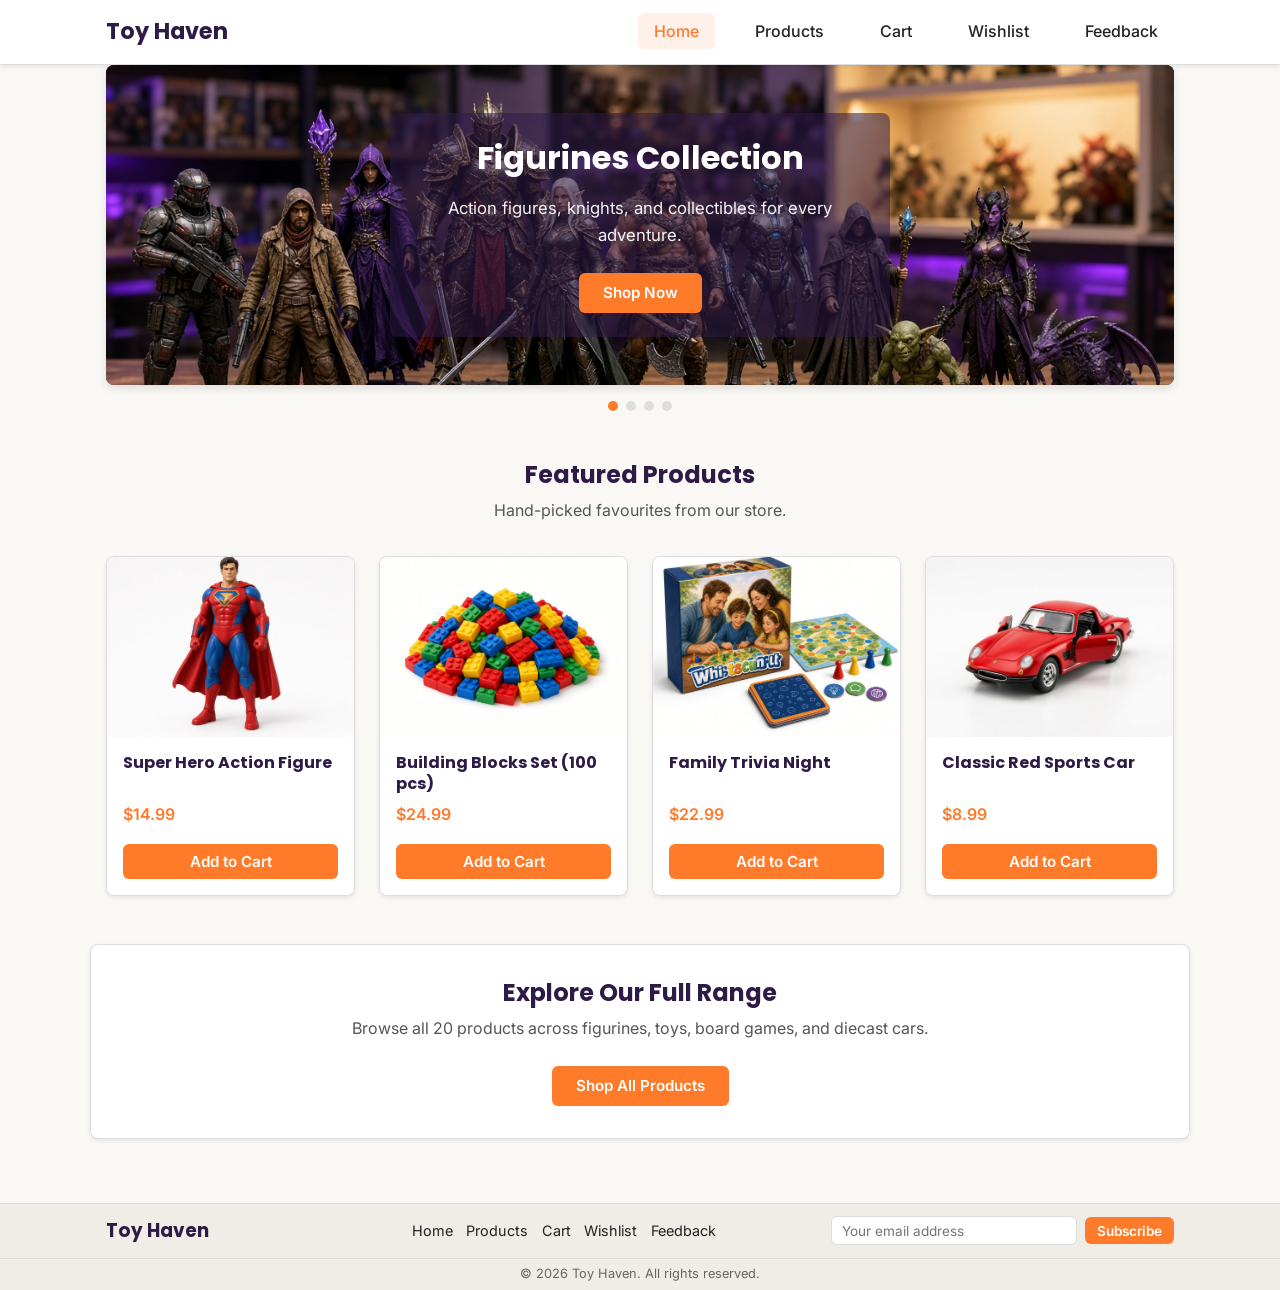
<file: index.html>
<!DOCTYPE html>
<html lang="en">
<head>
  <meta charset="UTF-8">
  <meta name="viewport" content="width=device-width, initial-scale=1.0, viewport-fit=cover">
  <meta name="theme-color" content="#2E1A47">
  <link rel="icon" href="icons/favicon.ico" type="image/x-icon">
  <link rel="manifest" href="manifest.json">
  <title>Toy Haven - Home</title>
  <link rel="stylesheet" href="css/style.css">
  <link rel="stylesheet" href="css/home.css">
</head>
<body>

  
  <header class="site-header">
    <nav class="nav-container">
      <a href="index.html" class="logo">Toy Haven</a>

      <button type="button" class="nav-toggle" aria-label="Toggle navigation menu" aria-expanded="false">
        <span></span>
        <span></span>
        <span></span>
      </button>

      <ul class="nav-menu">
        <li><a href="index.html" class="active">Home</a></li>
        <li><a href="products.html">Products</a></li>
        <li><a href="cart.html">Cart</a></li>
        <li><a href="wishlist.html">Wishlist</a></li>
        <li><a href="feedback.html">Feedback</a></li>
      </ul>
    </nav>
  </header>

  
  <main class="home-page">

    
    <section class="hero">
      <div class="hero-slider">

        <div class="hero-slide active">
          <img src="images/banners/banner-figurines.png" alt="Figurines collection banner showing action figures and collectibles" class="hero-banner-img">
          <div class="hero-content">
            <h1>Figurines Collection</h1>
            <p>Action figures, knights, and collectibles for every adventure.</p>
            <a href="products.html" class="btn btn-primary">Shop Now</a>
          </div>
        </div>

        <div class="hero-slide">
          <img src="images/banners/banner-toys.png" alt="Toys collection banner showing blocks, plushies and RC cars" class="hero-banner-img">
          <div class="hero-content">
            <h1>Fun Toys for Everyone</h1>
            <p>Blocks, plushies, RC cars, and more to spark imagination.</p>
            <a href="products.html" class="btn btn-primary">Shop Now</a>
          </div>
        </div>

        <div class="hero-slide">
          <img src="images/banners/banner-board-games.png" alt="Board games collection banner for family game night" class="hero-banner-img">
          <div class="hero-content">
            <h1>Board Games Night</h1>
            <p>Family-friendly games for game nights and rainy days.</p>
            <a href="products.html" class="btn btn-primary">Shop Now</a>
          </div>
        </div>

        <div class="hero-slide">
          <img src="images/banners/banner-diecast-cars.png" alt="Diecast cars collection banner showing collectible model cars" class="hero-banner-img">
          <div class="hero-content">
            <h1>Diecast Cars</h1>
            <p>Collectible cars and trucks in detailed 1:64 scale.</p>
            <a href="products.html" class="btn btn-primary">Shop Now</a>
          </div>
        </div>

      </div>

      
      <div class="hero-dots">
        <button type="button" class="hero-dot active" aria-label="Slide 1"></button>
        <button type="button" class="hero-dot" aria-label="Slide 2"></button>
        <button type="button" class="hero-dot" aria-label="Slide 3"></button>
        <button type="button" class="hero-dot" aria-label="Slide 4"></button>
      </div>
    </section>

    
    <section class="featured-section">
      <h2>Featured Products</h2>
      <p class="section-intro">Hand-picked favourites from our store.</p>
      <div id="featured-products" class="product-grid">

      </div>
    </section>

    
    <section class="cta-section">
      <h2>Explore Our Full Range</h2>
      <p>Browse all 20 products across figurines, toys, board games, and diecast cars.</p>
      <a href="products.html" class="btn btn-primary">Shop All Products</a>
    </section>

  </main>

  
  <div id="cart-toast" class="cart-toast" hidden></div>

  
  <footer class="site-footer">
    <div class="footer-container">
      <div class="footer-brand">
        <a href="index.html" class="logo">Toy Haven</a>
        <p>Bringing joy to kids of all ages since 2026.</p>
      </div>

      <div class="footer-links">
        <h3>Quick Links</h3>
        <ul>
          <li><a href="index.html">Home</a></li>
          <li><a href="products.html">Products</a></li>
          <li><a href="cart.html">Cart</a></li>
          <li><a href="wishlist.html">Wishlist</a></li>
          <li><a href="feedback.html">Feedback</a></li>
        </ul>
      </div>

      <div class="footer-newsletter">
        <h3>Newsletter</h3>
        <p>Get updates on new toys and special offers.</p>
        <form class="newsletter-form">
          <input type="email" placeholder="Your email address" required>
          <button type="submit">Subscribe</button>
        </form>
      </div>
    </div>

    <div class="footer-bottom">
      <p>&copy; 2026 Toy Haven. All rights reserved.</p>
    </div>
  </footer>

  <script src="js/data.js"></script>
  <script src="js/utils.js"></script>
  <script src="js/nav.js"></script>
  <script src="js/home.js"></script>
</body>
</html>
</file>
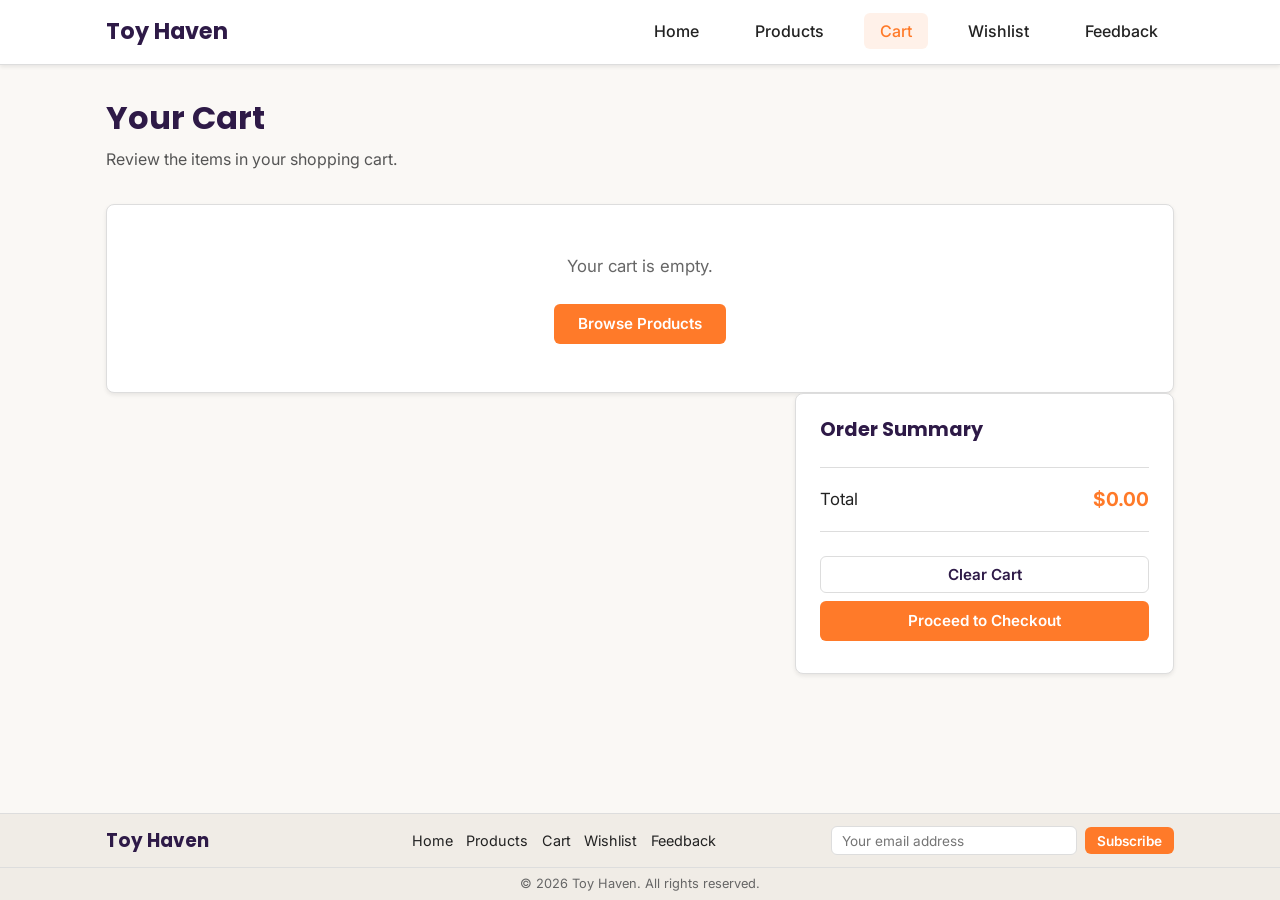
<file: cart.html>
<!DOCTYPE html>
<html lang="en">
<head>
  <meta charset="UTF-8">
  <meta name="viewport" content="width=device-width, initial-scale=1.0, viewport-fit=cover">
  <meta name="theme-color" content="#2E1A47">
  <link rel="icon" href="icons/favicon.ico" type="image/x-icon">
  <link rel="manifest" href="manifest.json">
  <title>Toy Haven - Cart</title>
  <link rel="stylesheet" href="css/style.css">
  <link rel="stylesheet" href="css/cart.css">
</head>
<body>

  
  <header class="site-header">
    <nav class="nav-container">
      <a href="index.html" class="logo">Toy Haven</a>

      <button type="button" class="nav-toggle" aria-label="Toggle navigation menu" aria-expanded="false">
        <span></span>
        <span></span>
        <span></span>
      </button>

      <ul class="nav-menu">
        <li><a href="index.html">Home</a></li>
        <li><a href="products.html">Products</a></li>
        <li><a href="cart.html" class="active">Cart</a></li>
        <li><a href="wishlist.html">Wishlist</a></li>
        <li><a href="feedback.html">Feedback</a></li>
      </ul>
    </nav>
  </header>

  
  <main class="cart-page">
    <h1>Your Cart</h1>
    <p class="page-intro">Review the items in your shopping cart.</p>

    
    <div id="empty-cart" class="empty-state" hidden>
      <p>Your cart is empty.</p>
      <a href="products.html" class="btn btn-primary">Browse Products</a>
    </div>

    
    <div id="cart-content" class="cart-layout" hidden>
      <div id="cart-items" class="cart-items">

      </div>

      <aside class="cart-summary">
        <h2>Order Summary</h2>
        <div class="summary-row">
          <span>Total</span>
          <span id="cart-total" class="summary-total">$0.00</span>
        </div>
        <button id="clear-cart-btn" class="btn btn-secondary">Clear Cart</button>
        <a href="checkout.html" id="checkout-btn" class="btn btn-primary">Proceed to Checkout</a>
      </aside>
    </div>
  </main>

  
  <footer class="site-footer">
    <div class="footer-container">
      <div class="footer-brand">
        <a href="index.html" class="logo">Toy Haven</a>
        <p>Bringing joy to kids of all ages since 2026.</p>
      </div>

      <div class="footer-links">
        <h3>Quick Links</h3>
        <ul>
          <li><a href="index.html">Home</a></li>
          <li><a href="products.html">Products</a></li>
          <li><a href="cart.html">Cart</a></li>
          <li><a href="wishlist.html">Wishlist</a></li>
          <li><a href="feedback.html">Feedback</a></li>
        </ul>
      </div>

      <div class="footer-newsletter">
        <h3>Newsletter</h3>
        <p>Get updates on new toys and special offers.</p>
        <form class="newsletter-form">
          <input type="email" placeholder="Your email address" required>
          <button type="submit">Subscribe</button>
        </form>
      </div>
    </div>

    <div class="footer-bottom">
      <p>&copy; 2026 Toy Haven. All rights reserved.</p>
    </div>
  </footer>

  <script src="js/data.js"></script>
  <script src="js/utils.js"></script>
  <script src="js/nav.js"></script>
  <script src="js/cart.js"></script>
</body>
</html>
</file>
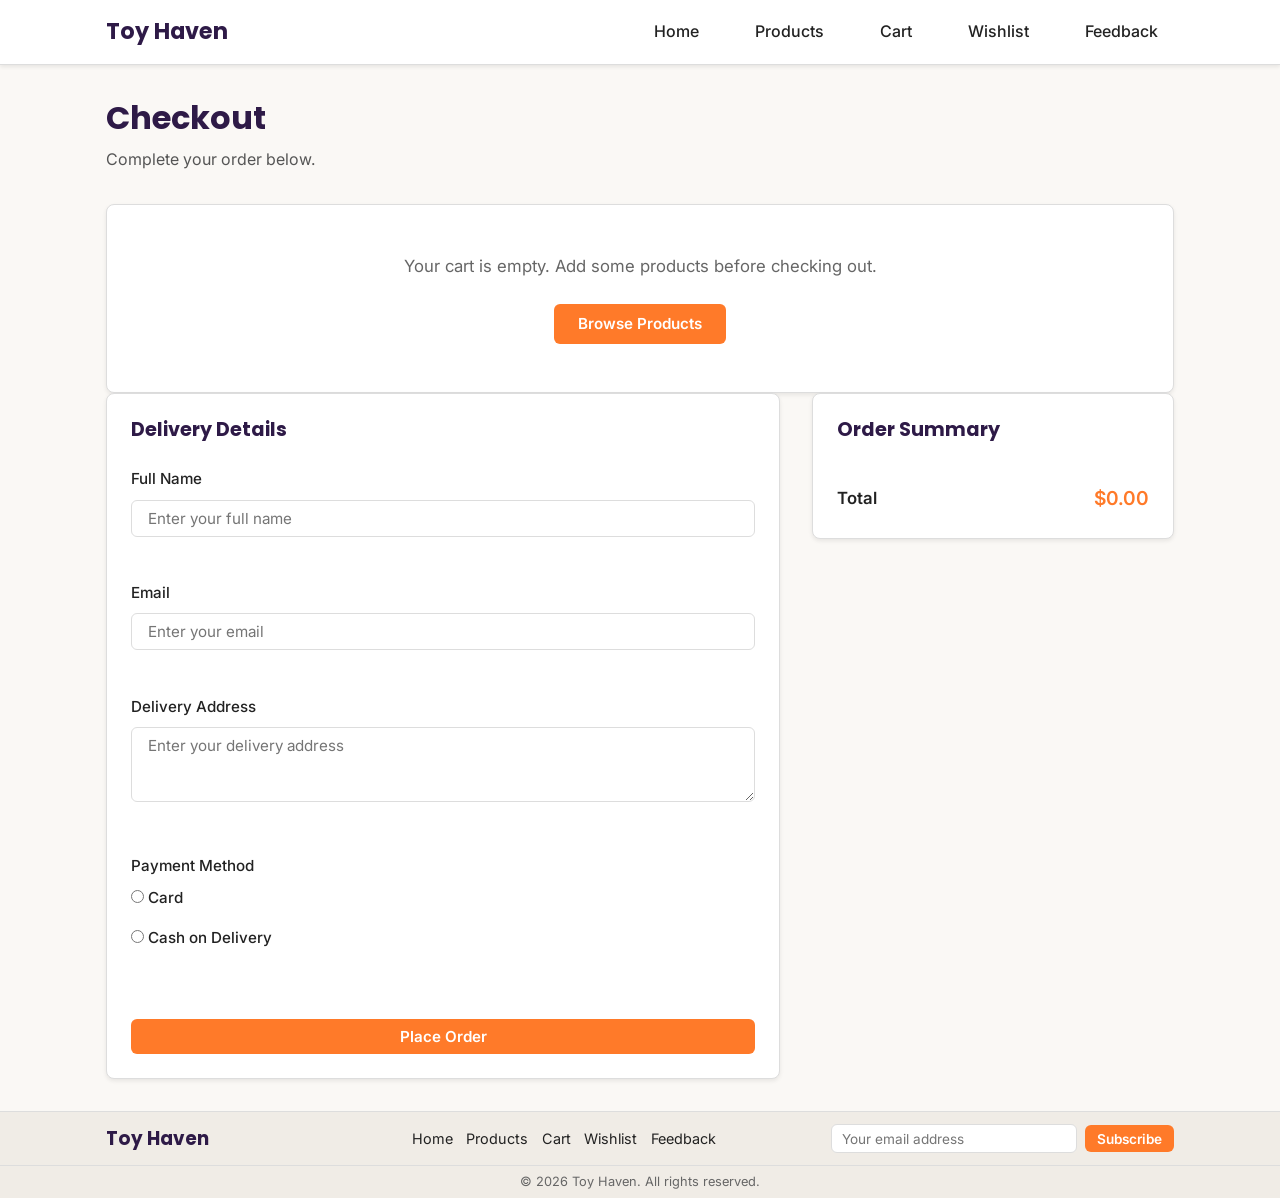
<file: checkout.html>
<!DOCTYPE html>
<html lang="en">
<head>
  <meta charset="UTF-8">
  <meta name="viewport" content="width=device-width, initial-scale=1.0, viewport-fit=cover">
  <meta name="theme-color" content="#2E1A47">
  <link rel="icon" href="icons/favicon.ico" type="image/x-icon">
  <link rel="manifest" href="manifest.json">
  <title>Toy Haven - Checkout</title>
  <link rel="stylesheet" href="css/style.css">
  <link rel="stylesheet" href="css/checkout.css">
</head>
<body>

  
  <header class="site-header">
    <nav class="nav-container">
      <a href="index.html" class="logo">Toy Haven</a>

      <button type="button" class="nav-toggle" aria-label="Toggle navigation menu" aria-expanded="false">
        <span></span>
        <span></span>
        <span></span>
      </button>

      <ul class="nav-menu">
        <li><a href="index.html">Home</a></li>
        <li><a href="products.html">Products</a></li>
        <li><a href="cart.html">Cart</a></li>
        <li><a href="wishlist.html">Wishlist</a></li>
        <li><a href="feedback.html">Feedback</a></li>
      </ul>
    </nav>
  </header>

  
  <main class="checkout-page">
    <h1>Checkout</h1>
    <p class="page-intro">Complete your order below.</p>

    
    <div id="empty-checkout" class="empty-state" hidden>
      <p>Your cart is empty. Add some products before checking out.</p>
      <a href="products.html" class="btn btn-primary">Browse Products</a>
    </div>

    
    <div id="success-message" class="success-message" hidden>
      <h2>Order placed!</h2>
      <p>Thank you for your order. We will send a confirmation to your email.</p>
      <a href="index.html" class="btn btn-primary">Back to Home</a>
    </div>

    
    <div id="checkout-content" class="checkout-layout" hidden>
      <form id="checkout-form" class="checkout-form" novalidate>
        <h2>Delivery Details</h2>

        <div class="form-group">
          <label for="full-name">Full Name</label>
          <input type="text" id="full-name" name="fullName" placeholder="Enter your full name">
          <span class="error-text" id="error-full-name"></span>
        </div>

        <div class="form-group">
          <label for="email">Email</label>
          <input type="email" id="email" name="email" placeholder="Enter your email">
          <span class="error-text" id="error-email"></span>
        </div>

        <div class="form-group">
          <label for="address">Delivery Address</label>
          <textarea id="address" name="address" rows="3" placeholder="Enter your delivery address"></textarea>
          <span class="error-text" id="error-address"></span>
        </div>

        <div class="form-group">
          <span class="label-text">Payment Method</span>
          <div class="radio-group">
            <label class="radio-label">
              <input type="radio" name="paymentMethod" value="Card">
              Card
            </label>
            <label class="radio-label">
              <input type="radio" name="paymentMethod" value="Cash on Delivery">
              Cash on Delivery
            </label>
          </div>
          <span class="error-text" id="error-payment"></span>
        </div>

        <button type="submit" class="btn btn-primary">Place Order</button>
      </form>

      <aside class="order-summary">
        <h2>Order Summary</h2>
        <ul id="summary-items" class="summary-items">

        </ul>
        <div class="summary-total-row">
          <span>Total</span>
          <span id="summary-total">$0.00</span>
        </div>
      </aside>
    </div>
  </main>

  
  <footer class="site-footer">
    <div class="footer-container">
      <div class="footer-brand">
        <a href="index.html" class="logo">Toy Haven</a>
        <p>Bringing joy to kids of all ages since 2026.</p>
      </div>

      <div class="footer-links">
        <h3>Quick Links</h3>
        <ul>
          <li><a href="index.html">Home</a></li>
          <li><a href="products.html">Products</a></li>
          <li><a href="cart.html">Cart</a></li>
          <li><a href="wishlist.html">Wishlist</a></li>
          <li><a href="feedback.html">Feedback</a></li>
        </ul>
      </div>

      <div class="footer-newsletter">
        <h3>Newsletter</h3>
        <p>Get updates on new toys and special offers.</p>
        <form class="newsletter-form">
          <input type="email" placeholder="Your email address" required>
          <button type="submit">Subscribe</button>
        </form>
      </div>
    </div>

    <div class="footer-bottom">
      <p>&copy; 2026 Toy Haven. All rights reserved.</p>
    </div>
  </footer>

  <script src="js/data.js"></script>
  <script src="js/utils.js"></script>
  <script src="js/nav.js"></script>
  <script src="js/checkout.js"></script>
</body>
</html>
</file>
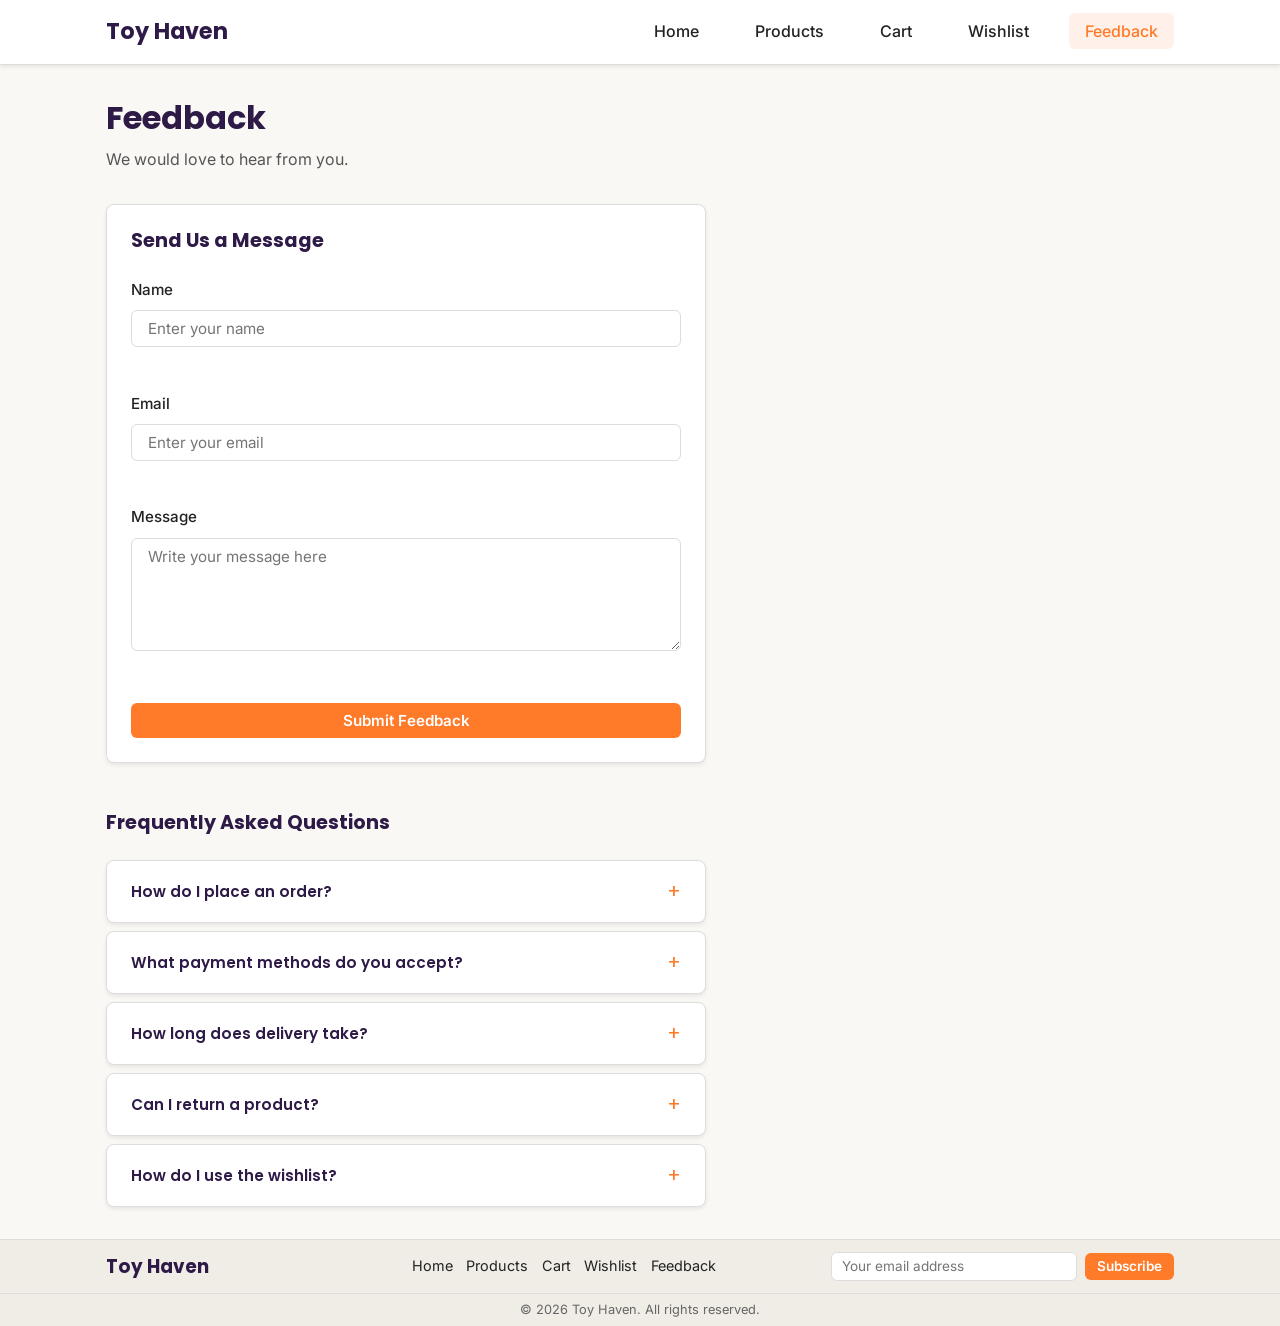
<file: feedback.html>
<!DOCTYPE html>
<html lang="en">
<head>
  <meta charset="UTF-8">
  <meta name="viewport" content="width=device-width, initial-scale=1.0, viewport-fit=cover">
  <meta name="theme-color" content="#2E1A47">
  <link rel="icon" href="icons/favicon.ico" type="image/x-icon">
  <link rel="manifest" href="manifest.json">
  <title>Toy Haven - Feedback</title>
  <link rel="stylesheet" href="css/style.css">
  <link rel="stylesheet" href="css/feedback.css">
</head>
<body>

  
  <header class="site-header">
    <nav class="nav-container">
      <a href="index.html" class="logo">Toy Haven</a>

      <button type="button" class="nav-toggle" aria-label="Toggle navigation menu" aria-expanded="false">
        <span></span>
        <span></span>
        <span></span>
      </button>

      <ul class="nav-menu">
        <li><a href="index.html">Home</a></li>
        <li><a href="products.html">Products</a></li>
        <li><a href="cart.html">Cart</a></li>
        <li><a href="wishlist.html">Wishlist</a></li>
        <li><a href="feedback.html" class="active">Feedback</a></li>
      </ul>
    </nav>
  </header>

  
  <main class="feedback-page">
    <h1>Feedback</h1>
    <p class="page-intro">We would love to hear from you.</p>

    
    <div id="success-message" class="success-message" hidden>
      <h2>Thank you!</h2>
      <p>Your feedback has been submitted. We appreciate you taking the time to share your thoughts.</p>
    </div>

    
    <form id="feedback-form" class="feedback-form" novalidate>
      <h2>Send Us a Message</h2>

      <div class="form-group">
        <label for="name">Name</label>
        <input type="text" id="name" name="name" placeholder="Enter your name">
        <span class="error-text" id="error-name"></span>
      </div>

      <div class="form-group">
        <label for="email">Email</label>
        <input type="email" id="email" name="email" placeholder="Enter your email">
        <span class="error-text" id="error-email"></span>
      </div>

      <div class="form-group">
        <label for="message">Message</label>
        <textarea id="message" name="message" rows="5" placeholder="Write your message here"></textarea>
        <span class="error-text" id="error-message"></span>
      </div>

      <button type="submit" class="btn btn-primary">Submit Feedback</button>
    </form>

    
    <section class="faq-section">
      <h2>Frequently Asked Questions</h2>

      <div class="accordion">

        <div class="accordion-item">
          <button class="accordion-question" type="button">
            How do I place an order?
            <span class="accordion-icon">+</span>
          </button>
          <div class="accordion-answer">
            <p>Browse our products page, add items to your cart, and proceed to checkout. Fill in your details and click Place Order to complete your purchase.</p>
          </div>
        </div>

        <div class="accordion-item">
          <button class="accordion-question" type="button">
            What payment methods do you accept?
            <span class="accordion-icon">+</span>
          </button>
          <div class="accordion-answer">
            <p>We accept card payments and cash on delivery. You can choose your preferred method during checkout.</p>
          </div>
        </div>

        <div class="accordion-item">
          <button class="accordion-question" type="button">
            How long does delivery take?
            <span class="accordion-icon">+</span>
          </button>
          <div class="accordion-answer">
            <p>Standard delivery usually takes 3 to 5 business days. Delivery times may vary depending on your location.</p>
          </div>
        </div>

        <div class="accordion-item">
          <button class="accordion-question" type="button">
            Can I return a product?
            <span class="accordion-icon">+</span>
          </button>
          <div class="accordion-answer">
            <p>Yes, unused items in original packaging can be returned within 14 days of delivery. Contact us through the feedback form to start a return.</p>
          </div>
        </div>

        <div class="accordion-item">
          <button class="accordion-question" type="button">
            How do I use the wishlist?
            <span class="accordion-icon">+</span>
          </button>
          <div class="accordion-answer">
            <p>Click Add to Wishlist on any product to save it. Visit the Wishlist page to view saved items and update their status to Interested, Owned, or Not Interested.</p>
          </div>
        </div>

      </div>
    </section>
  </main>

  
  <footer class="site-footer">
    <div class="footer-container">
      <div class="footer-brand">
        <a href="index.html" class="logo">Toy Haven</a>
        <p>Bringing joy to kids of all ages since 2026.</p>
      </div>

      <div class="footer-links">
        <h3>Quick Links</h3>
        <ul>
          <li><a href="index.html">Home</a></li>
          <li><a href="products.html">Products</a></li>
          <li><a href="cart.html">Cart</a></li>
          <li><a href="wishlist.html">Wishlist</a></li>
          <li><a href="feedback.html">Feedback</a></li>
        </ul>
      </div>

      <div class="footer-newsletter">
        <h3>Newsletter</h3>
        <p>Get updates on new toys and special offers.</p>
        <form class="newsletter-form">
          <input type="email" placeholder="Your email address" required>
          <button type="submit">Subscribe</button>
        </form>
      </div>
    </div>

    <div class="footer-bottom">
      <p>&copy; 2026 Toy Haven. All rights reserved.</p>
    </div>
  </footer>

  <script src="js/utils.js"></script>
  <script src="js/nav.js"></script>
  <script src="js/feedback.js"></script>
</body>
</html>
</file>
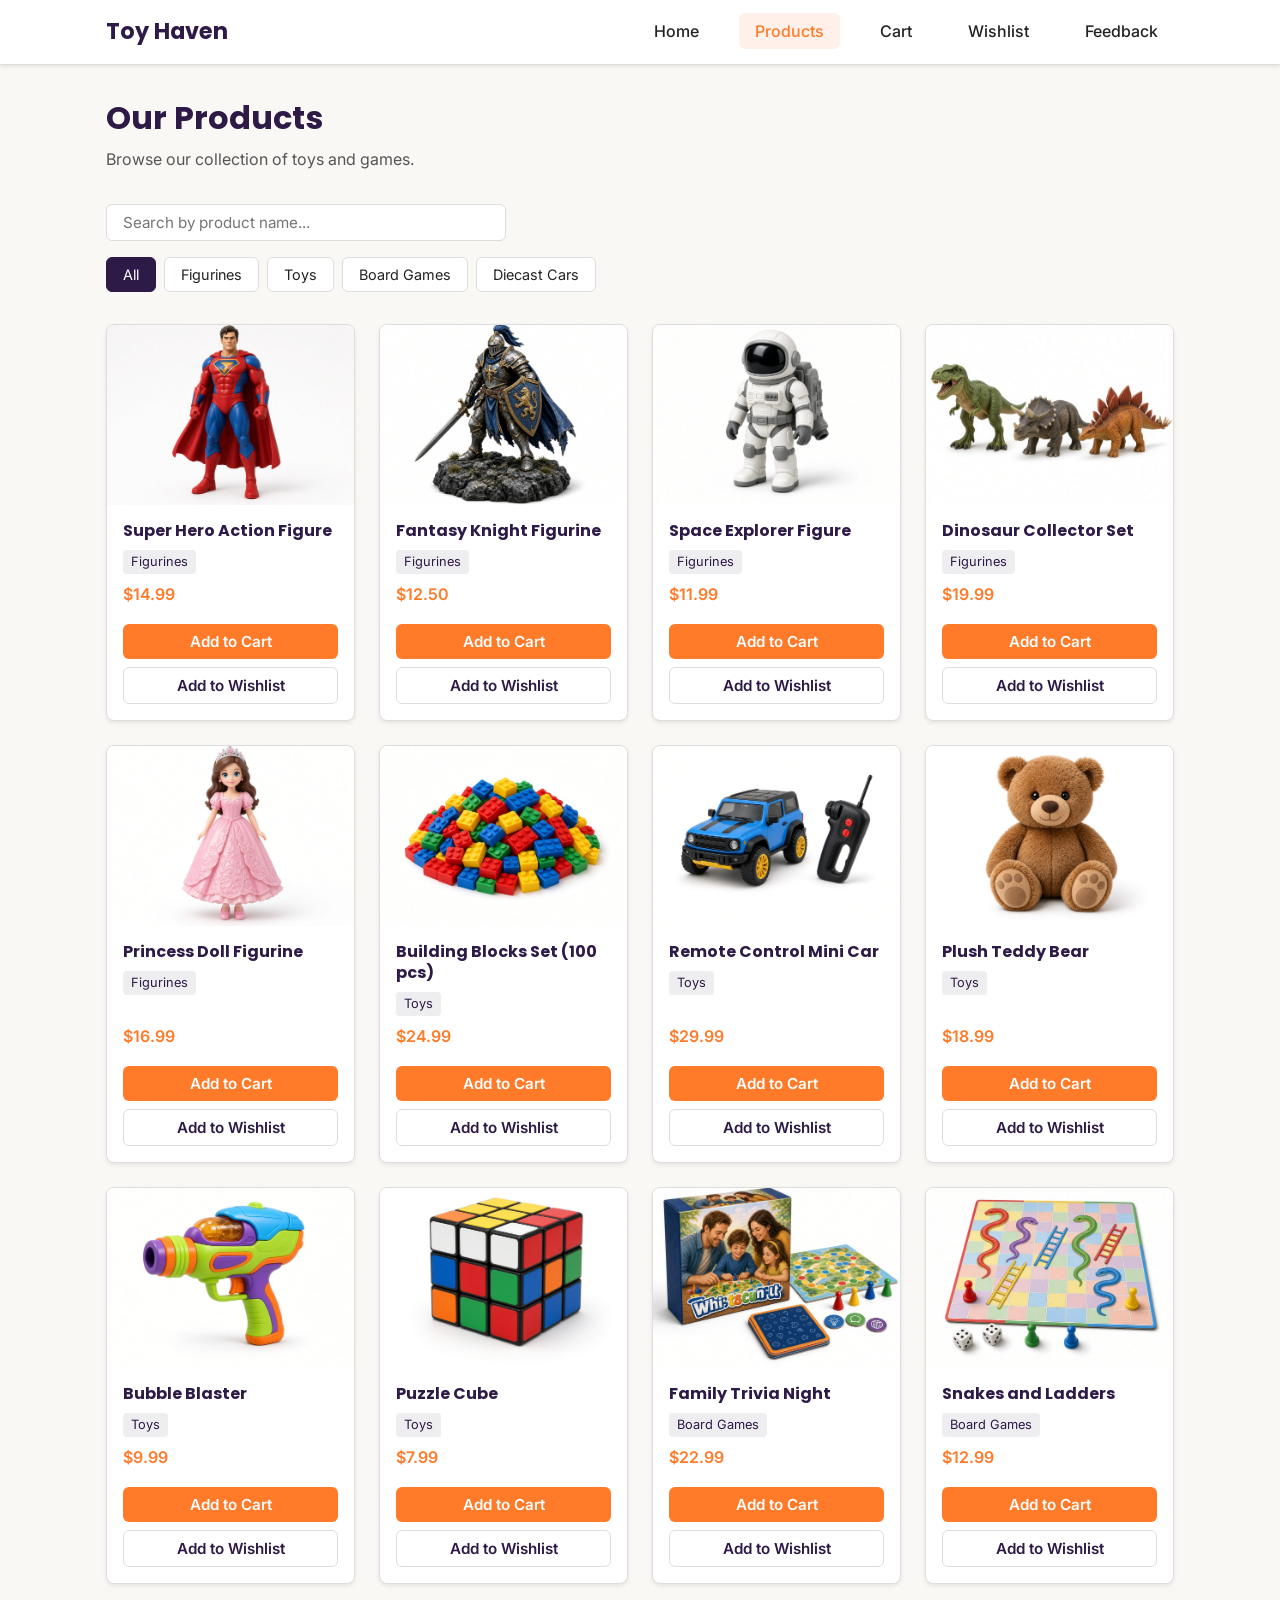
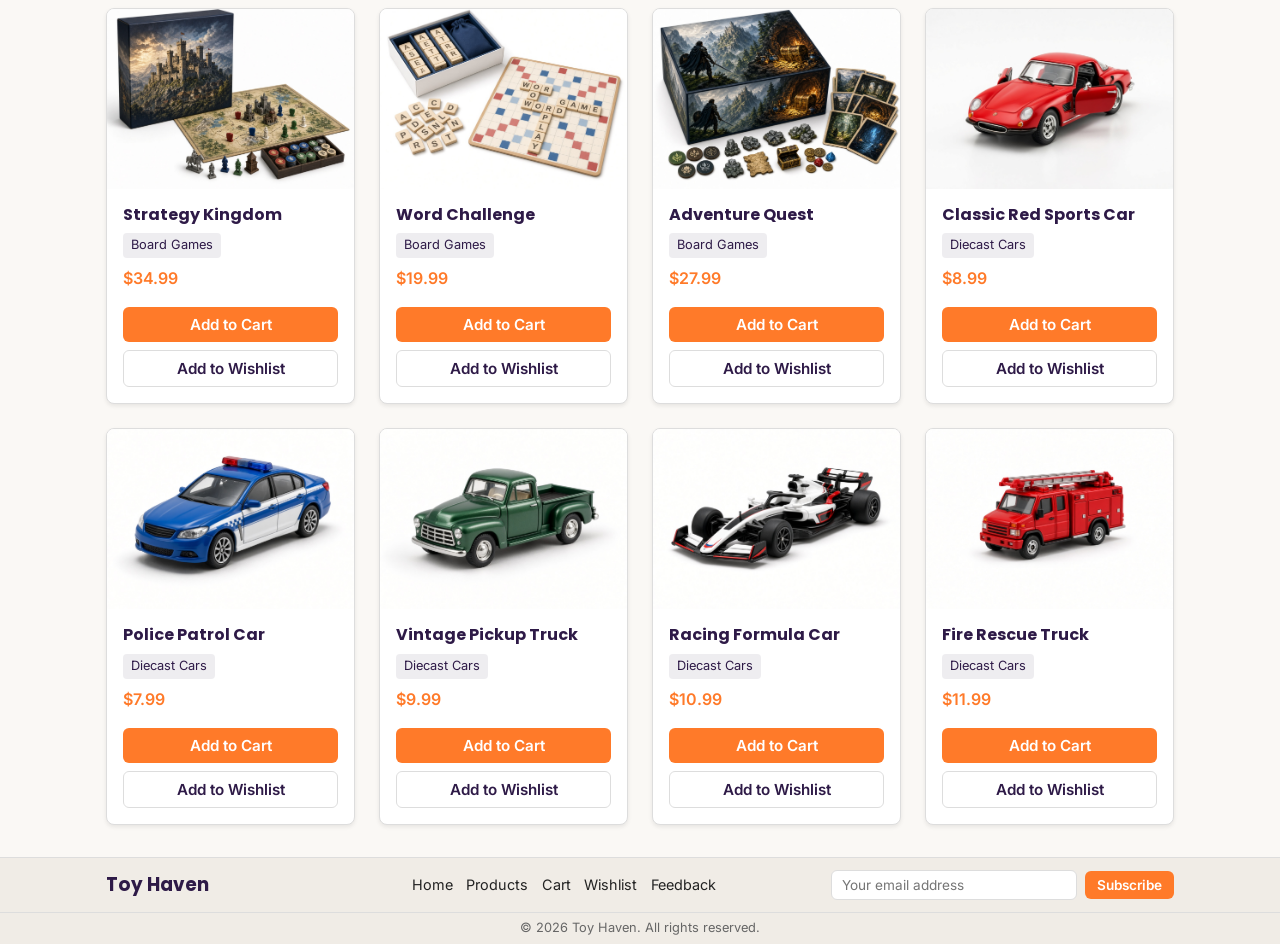
<file: products.html>
<!DOCTYPE html>
<html lang="en">
<head>
  <meta charset="UTF-8">
  <meta name="viewport" content="width=device-width, initial-scale=1.0, viewport-fit=cover">
  <meta name="theme-color" content="#2E1A47">
  <link rel="icon" href="icons/favicon.ico" type="image/x-icon">
  <link rel="manifest" href="manifest.json">
  <title>Toy Haven - Products</title>
  <link rel="stylesheet" href="css/style.css">
  <link rel="stylesheet" href="css/products.css">
</head>
<body>

  
  <header class="site-header">
    <nav class="nav-container">
      <a href="index.html" class="logo">Toy Haven</a>

      <button type="button" class="nav-toggle" aria-label="Toggle navigation menu" aria-expanded="false">
        <span></span>
        <span></span>
        <span></span>
      </button>

      <ul class="nav-menu">
        <li><a href="index.html">Home</a></li>
        <li><a href="products.html" class="active">Products</a></li>
        <li><a href="cart.html">Cart</a></li>
        <li><a href="wishlist.html">Wishlist</a></li>
        <li><a href="feedback.html">Feedback</a></li>
      </ul>
    </nav>
  </header>

  
  <main class="products-page">
    <h1>Our Products</h1>
    <p class="page-intro">Browse our collection of toys and games.</p>

    
    <div class="products-controls">
      <input
        type="text"
        id="search-input"
        class="search-input"
        placeholder="Search by product name..."
      >

      <div class="filter-bar">
        <button type="button" class="filter-btn active" data-category="All">All</button>
        <button type="button" class="filter-btn" data-category="Figurines">Figurines</button>
        <button type="button" class="filter-btn" data-category="Toys">Toys</button>
        <button type="button" class="filter-btn" data-category="Board Games">Board Games</button>
        <button type="button" class="filter-btn" data-category="Diecast Cars">Diecast Cars</button>
      </div>
    </div>

    
    <div id="products-grid" class="products-grid"></div>

    <p id="no-results" class="no-results" hidden>No products found. Try a different search or filter.</p>
  </main>

  
  <div id="cart-toast" class="cart-toast" hidden>
    Added to cart!
  </div>

  
  <footer class="site-footer">
    <div class="footer-container">
      <div class="footer-brand">
        <a href="index.html" class="logo">Toy Haven</a>
        <p>Bringing joy to kids of all ages since 2026.</p>
      </div>

      <div class="footer-links">
        <h3>Quick Links</h3>
        <ul>
          <li><a href="index.html">Home</a></li>
          <li><a href="products.html">Products</a></li>
          <li><a href="cart.html">Cart</a></li>
          <li><a href="wishlist.html">Wishlist</a></li>
          <li><a href="feedback.html">Feedback</a></li>
        </ul>
      </div>

      <div class="footer-newsletter">
        <h3>Newsletter</h3>
        <p>Get updates on new toys and special offers.</p>
        <form class="newsletter-form">
          <input type="email" placeholder="Your email address" required>
          <button type="submit">Subscribe</button>
        </form>
      </div>
    </div>

    <div class="footer-bottom">
      <p>&copy; 2026 Toy Haven. All rights reserved.</p>
    </div>
  </footer>

  <script src="js/data.js"></script>
  <script src="js/utils.js"></script>
  <script src="js/nav.js"></script>
  <script src="js/products.js"></script>
</body>
</html>
</file>
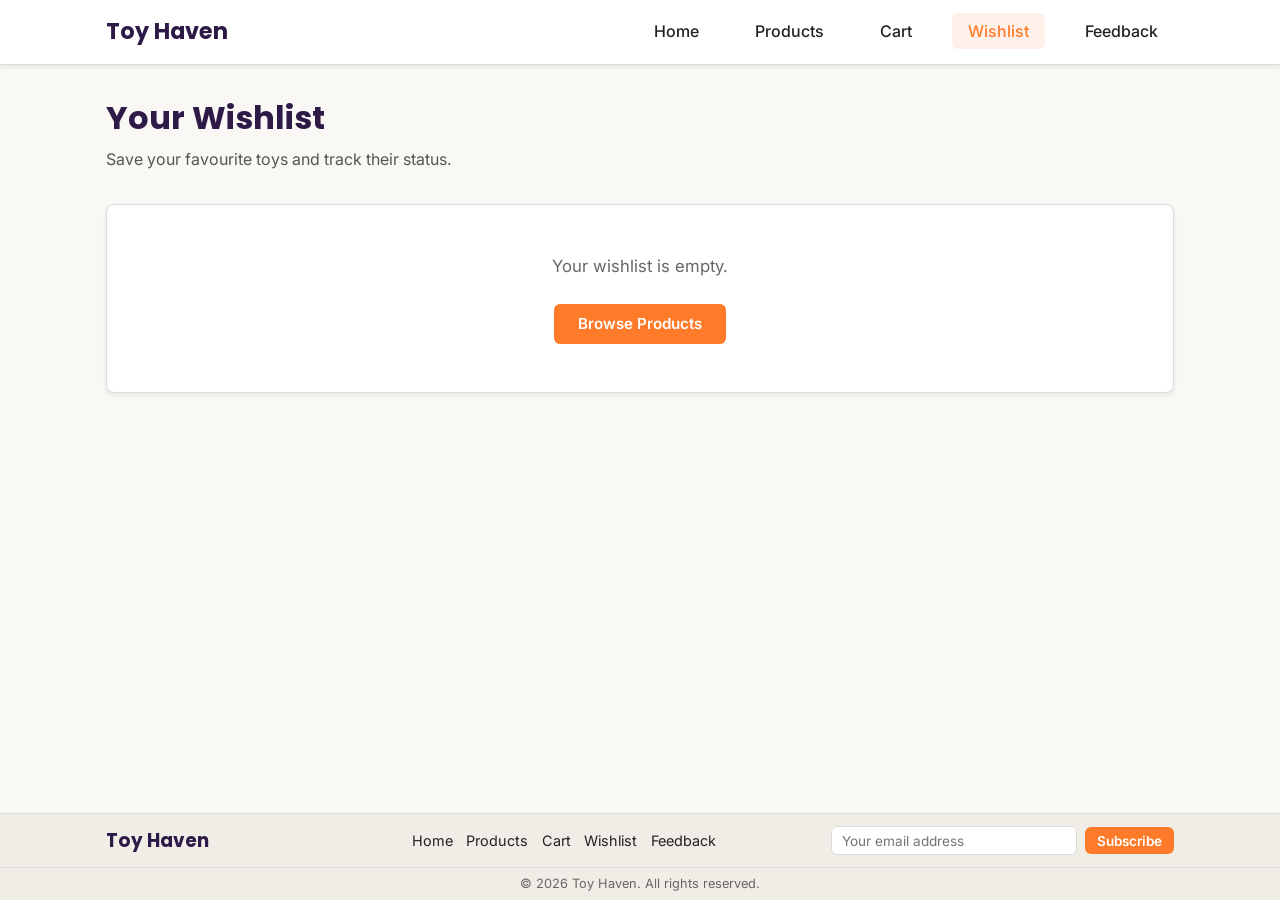
<file: wishlist.html>
<!DOCTYPE html>
<html lang="en">
<head>
  <meta charset="UTF-8">
  <meta name="viewport" content="width=device-width, initial-scale=1.0, viewport-fit=cover">
  <meta name="theme-color" content="#2E1A47">
  <link rel="icon" href="icons/favicon.ico" type="image/x-icon">
  <link rel="manifest" href="manifest.json">
  <title>Toy Haven - Wishlist</title>
  <link rel="stylesheet" href="css/style.css">
  <link rel="stylesheet" href="css/wishlist.css">
</head>
<body>

  
  <header class="site-header">
    <nav class="nav-container">
      <a href="index.html" class="logo">Toy Haven</a>

      <button type="button" class="nav-toggle" aria-label="Toggle navigation menu" aria-expanded="false">
        <span></span>
        <span></span>
        <span></span>
      </button>

      <ul class="nav-menu">
        <li><a href="index.html">Home</a></li>
        <li><a href="products.html">Products</a></li>
        <li><a href="cart.html">Cart</a></li>
        <li><a href="wishlist.html" class="active">Wishlist</a></li>
        <li><a href="feedback.html">Feedback</a></li>
      </ul>
    </nav>
  </header>

  
  <main class="wishlist-page">
    <h1>Your Wishlist</h1>
    <p class="page-intro">Save your favourite toys and track their status.</p>

    
    <div id="empty-wishlist" class="empty-state" hidden>
      <p>Your wishlist is empty.</p>
      <a href="products.html" class="btn btn-primary">Browse Products</a>
    </div>

    
    <div id="wishlist-grid" class="wishlist-grid"></div>
  </main>

  
  <footer class="site-footer">
    <div class="footer-container">
      <div class="footer-brand">
        <a href="index.html" class="logo">Toy Haven</a>
        <p>Bringing joy to kids of all ages since 2026.</p>
      </div>

      <div class="footer-links">
        <h3>Quick Links</h3>
        <ul>
          <li><a href="index.html">Home</a></li>
          <li><a href="products.html">Products</a></li>
          <li><a href="cart.html">Cart</a></li>
          <li><a href="wishlist.html">Wishlist</a></li>
          <li><a href="feedback.html">Feedback</a></li>
        </ul>
      </div>

      <div class="footer-newsletter">
        <h3>Newsletter</h3>
        <p>Get updates on new toys and special offers.</p>
        <form class="newsletter-form">
          <input type="email" placeholder="Your email address" required>
          <button type="submit">Subscribe</button>
        </form>
      </div>
    </div>

    <div class="footer-bottom">
      <p>&copy; 2026 Toy Haven. All rights reserved.</p>
    </div>
  </footer>

  <script src="js/data.js"></script>
  <script src="js/utils.js"></script>
  <script src="js/nav.js"></script>
  <script src="js/wishlist.js"></script>
</body>
</html>
</file>
<file: css/style.css>
@import url('https://fonts.googleapis.com/css2?family=Inter:wght@400;500;600&family=Poppins:wght@600;700&display=swap');

:root {
  --color-primary: #2E1A47;
  --color-accent: #FF7A29;
  --color-background: #FAF8F5;
  --color-text: #222222;
  --color-white: #ffffff;
  --color-border: #dddddd;
  --color-footer-bg: #f0ece6;
  --color-muted: #555555;
  --color-muted-light: #666666;
  --color-error: #cc0000;
  --color-accent-hover: #e56a1f;
  --color-image-bg: #eeeeee;

  --font-heading: 'Poppins', system-ui, sans-serif;
  --font-body: 'Inter', system-ui, sans-serif;

  --spacing-xs: 0.5rem;
  --spacing-sm: 1rem;
  --spacing-md: 1.5rem;
  --spacing-lg: 2rem;
  --spacing-xl: 3rem;

  --shadow-sm: 0 2px 4px rgba(0, 0, 0, 0.08);
  --shadow-md: 0 4px 8px rgba(0, 0, 0, 0.1);

  --max-width: 1100px;
  --nav-height: 64px;
}

*,
*::before,
*::after {
  box-sizing: border-box;
  margin: 0;
  padding: 0;
}

html {
  scroll-behavior: smooth;
  -webkit-text-size-adjust: 100%;
}

body {
  font-family: var(--font-body);
  font-size: 16px;
  line-height: 1.6;
  color: var(--color-text);
  background-color: var(--color-background);
  min-height: 100vh;
  display: flex;
  flex-direction: column;
  overflow-x: hidden;
}

img {
  max-width: 100%;
  display: block;
}

a {
  color: var(--color-primary);
  text-decoration: none;
}

a:hover {
  color: var(--color-accent);
}

ul {
  list-style: none;
}

h1, h2, h3, h4 {
  font-family: var(--font-heading);
  line-height: 1.3;
  color: var(--color-primary);
}

main {
  flex: 1;
  width: 100%;
  max-width: var(--max-width);
  margin: 0 auto;
  padding: var(--spacing-lg) var(--spacing-sm);
}

main h1 {
  margin-bottom: var(--spacing-xs);
}

.page-intro,
.section-intro {
  color: var(--color-muted);
  margin-bottom: var(--spacing-lg);
}

.section-intro {
  text-align: center;
}

.btn {
  display: inline-block;
  padding: var(--spacing-xs) var(--spacing-md);
  border-radius: 6px;
  font-family: var(--font-body);
  font-weight: 600;
  font-size: 0.95rem;
  text-align: center;
  cursor: pointer;
  border: none;
  text-decoration: none;
}

.btn-primary {
  background-color: var(--color-accent);
  color: var(--color-white);
}

.btn-primary:hover {
  background-color: var(--color-accent-hover);
  color: var(--color-white);
}

.btn-secondary {
  background-color: var(--color-white);
  color: var(--color-primary);
  border: 1px solid var(--color-border);
}

.btn-secondary:hover {
  border-color: var(--color-primary);
  background-color: rgba(46, 26, 71, 0.05);
  color: var(--color-primary);
}

.empty-state {
  text-align: center;
  padding: var(--spacing-xl) var(--spacing-sm);
  background-color: var(--color-white);
  border: 1px solid var(--color-border);
  border-radius: 8px;
  box-shadow: var(--shadow-sm);
}

.empty-state p {
  margin-bottom: var(--spacing-md);
  color: var(--color-muted-light);
  font-size: 1.05rem;
}

.error-text {
  display: block;
  color: var(--color-error);
  font-size: 0.85rem;
  margin-top: 4px;
  min-height: 1.2em;
}

.form-group input.input-error,
.form-group textarea.input-error {
  border-color: var(--color-error);
}

.cart-toast {
  position: fixed;
  bottom: 24px;
  right: 24px;
  background-color: var(--color-primary);
  color: var(--color-white);
  padding: var(--spacing-sm) var(--spacing-md);
  border-radius: 6px;
  box-shadow: var(--shadow-md);
  font-size: 0.95rem;
  z-index: 200;
}

.site-header {
  position: sticky;
  top: 0;
  z-index: 100;
  background-color: var(--color-white);
  border-bottom: 1px solid var(--color-border);
  box-shadow: var(--shadow-sm);
  padding-left: env(safe-area-inset-left);
  padding-right: env(safe-area-inset-right);
}

.nav-container {
  position: relative;
  max-width: var(--max-width);
  margin: 0 auto;
  padding: 0 var(--spacing-sm);
  height: var(--nav-height);
  display: flex;
  align-items: center;
  justify-content: space-between;
}

.logo {
  font-family: var(--font-heading);
  font-size: 1.4rem;
  font-weight: 700;
  color: var(--color-primary);
}

.logo:hover {
  color: var(--color-accent);
}

.nav-toggle {
  display: none;
  flex-direction: column;
  justify-content: center;
  gap: 5px;
  width: 44px;
  height: 44px;
  padding: 10px;
  background: none;
  border: 1px solid var(--color-border);
  border-radius: 6px;
  cursor: pointer;
}

.nav-toggle span {
  display: block;
  width: 100%;
  height: 2px;
  background-color: var(--color-primary);
  border-radius: 2px;
  transition: transform 0.2s ease, opacity 0.2s ease;
}

.nav-toggle.is-open span:nth-child(1) {
  transform: translateY(7px) rotate(45deg);
}

.nav-toggle.is-open span:nth-child(2) {
  opacity: 0;
}

.nav-toggle.is-open span:nth-child(3) {
  transform: translateY(-7px) rotate(-45deg);
}

.nav-menu {
  display: flex;
  align-items: center;
  gap: var(--spacing-md);
}

.nav-menu a {
  font-weight: 500;
  padding: var(--spacing-xs) var(--spacing-sm);
  border-radius: 6px;
  color: var(--color-text);
}

.nav-menu a:hover,
.nav-menu a.active {
  color: var(--color-accent);
  background-color: rgba(255, 122, 41, 0.1);
}

@media (max-width: 768px) {
  .nav-container {
    position: static;
  }

  .nav-toggle {
    display: flex;
  }

  .nav-menu {
    display: none;
    flex-direction: column;
    align-items: stretch;
    position: absolute;
    top: 100%;
    left: 0;
    right: 0;
    width: 100%;
    background-color: var(--color-white);
    border-bottom: 1px solid var(--color-border);
    box-shadow: var(--shadow-md);
    padding: var(--spacing-sm);
    gap: var(--spacing-xs);
    z-index: 101;
  }

  .nav-menu.is-open {
    display: flex;
  }

  .nav-menu a {
    padding: 0.85rem var(--spacing-sm);
    text-align: center;
    font-size: 1rem;
  }
}

.site-footer {
  background-color: var(--color-footer-bg);
  border-top: 1px solid var(--color-border);
  margin-top: auto;
}

.footer-container {
  max-width: var(--max-width);
  margin: 0 auto;
  padding: 0.75rem var(--spacing-sm);
  display: flex;
  flex-wrap: wrap;
  gap: 0.75rem 1.25rem;
  justify-content: space-between;
  align-items: center;
}

.footer-brand {
  flex: 1;
  min-width: 160px;
}

.footer-brand .logo {
  display: inline-block;
  margin-bottom: 0;
  font-size: 1.15rem;
}

.footer-brand p {
  display: none;
}

.footer-links {
  flex: 1.4;
  min-width: 220px;
}

.footer-links h3,
.footer-newsletter h3 {
  display: none;
}

.footer-links ul {
  display: flex;
  flex-direction: row;
  flex-wrap: wrap;
  gap: 0.25rem 0.85rem;
}

.footer-links a {
  color: var(--color-text);
  font-size: 0.9rem;
}

.footer-newsletter {
  flex: 1.2;
  min-width: 220px;
}

.footer-newsletter p {
  display: none;
}

.newsletter-form {
  display: flex;
  gap: var(--spacing-xs);
  flex-wrap: nowrap;
  align-items: center;
}

.newsletter-form input[type="email"] {
  flex: 1;
  min-width: 0;
  padding: 0.35rem 0.6rem;
  border: 1px solid var(--color-border);
  border-radius: 6px;
  font-family: var(--font-body);
  font-size: 0.85rem;
}

.newsletter-form input[type="email"]:focus {
  outline: 2px solid var(--color-accent);
  outline-offset: 1px;
}

.newsletter-form button {
  padding: 0.35rem 0.75rem;
  background-color: var(--color-accent);
  color: var(--color-white);
  border: none;
  border-radius: 6px;
  font-family: var(--font-body);
  font-weight: 600;
  font-size: 0.85rem;
  cursor: pointer;
  white-space: nowrap;
}

.newsletter-form button:hover {
  background-color: var(--color-accent-hover);
}

.footer-bottom {
  text-align: center;
  padding: 0.35rem var(--spacing-sm);
  font-size: 0.8rem;
  color: var(--color-muted-light);
  border-top: 1px solid var(--color-border);
}

@media (max-width: 1024px) {
  main {
    padding: var(--spacing-lg) var(--spacing-md);
  }

  .footer-container {
    gap: 0.5rem;
  }

  .nav-menu {
    gap: var(--spacing-xs);
  }
}

@media (max-width: 768px) {
  main {
    padding: var(--spacing-md) var(--spacing-sm);
    padding-left: max(var(--spacing-sm), env(safe-area-inset-left));
    padding-right: max(var(--spacing-sm), env(safe-area-inset-right));
  }

  main h1 {
    font-size: 1.5rem;
  }

  .btn {
    min-height: 44px;
    padding: 0.7rem var(--spacing-md);
  }

  .footer-container {
    flex-direction: column;
    align-items: center;
    text-align: center;
    padding: 0.6rem max(var(--spacing-sm), env(safe-area-inset-left)) 0.5rem max(var(--spacing-sm), env(safe-area-inset-right));
    gap: 0.5rem;
  }

  .footer-brand,
  .footer-links,
  .footer-newsletter {
    min-width: 100%;
    text-align: center;
  }

  .footer-links ul {
    justify-content: center;
  }

  .newsletter-form {
    flex-direction: row;
    justify-content: center;
    width: 100%;
    max-width: 360px;
    margin: 0 auto;
  }

  .newsletter-form input[type="email"],
  .newsletter-form button {
    width: auto;
    min-width: 0;
    font-size: 16px;
    min-height: 36px;
  }

  .newsletter-form input[type="email"] {
    flex: 1;
  }

  input,
  textarea,
  select {
    font-size: 16px;
  }

  .cart-toast {
    left: var(--spacing-sm);
    right: var(--spacing-sm);
    bottom: max(var(--spacing-sm), env(safe-area-inset-bottom));
    text-align: center;
  }
}

@media (max-width: 480px) {
  .logo {
    font-size: 1.2rem;
  }

  main h1 {
    font-size: 1.35rem;
  }

  .page-intro {
    font-size: 0.95rem;
  }
}
</file>
<file: css/home.css>
.home-page {
  padding-top: 0;
  max-width: 100%;
}

.hero {
  position: relative;
  width: 100%;
  max-width: 1100px;
  margin: 0 auto var(--spacing-xl);
  padding: 0 var(--spacing-sm);
}

.hero-slider {
  position: relative;
  height: 320px;
  border-radius: 8px;
  overflow: hidden;
  box-shadow: var(--shadow-md);
}

.hero-slide {
  position: absolute;
  top: 0;
  left: 0;
  width: 100%;
  height: 100%;
  display: flex;
  align-items: center;
  justify-content: center;
  padding: var(--spacing-lg);
  background-color: var(--color-primary);
  opacity: 0;
  transition: opacity 0.6s ease;
  overflow: hidden;
  pointer-events: none;
  z-index: 0;
}

.hero-banner-img {
  position: absolute;
  top: 0;
  left: 0;
  width: 100%;
  height: 100%;
  object-fit: cover;
  z-index: 0;
}

.hero-slide.active {
  opacity: 1;
  z-index: 1;
  pointer-events: auto;
}

.hero-content {
  position: relative;
  z-index: 1;
  text-align: center;
  color: var(--color-white);
  max-width: 500px;
  background-color: rgba(46, 26, 71, 0.55);
  padding: var(--spacing-md);
  border-radius: 8px;
}

.hero-content h1 {
  color: var(--color-white);
  font-size: 2rem;
  margin-bottom: var(--spacing-sm);
}

.hero-content p {
  margin-bottom: var(--spacing-md);
  font-size: 1.05rem;
  opacity: 0.95;
}

.hero-dots {
  display: flex;
  justify-content: center;
  gap: var(--spacing-xs);
  margin-top: var(--spacing-sm);
}

.hero-dot {
  width: 10px;
  height: 10px;
  border-radius: 50%;
  border: none;
  background-color: var(--color-border);
  cursor: pointer;
  padding: 0;
}

.hero-dot.active {
  background-color: var(--color-accent);
}

.featured-section {
  max-width: 1100px;
  margin: 0 auto var(--spacing-xl);
  padding: 0 var(--spacing-sm);
}

.featured-section h2 {
  text-align: center;
  margin-bottom: var(--spacing-xs);
}

.section-intro {
  text-align: center;
}

.product-grid {
  display: grid;
  grid-template-columns: repeat(auto-fill, minmax(220px, 1fr));
  gap: var(--spacing-md);
}

.product-card {
  background-color: var(--color-white);
  border: 1px solid var(--color-border);
  border-radius: 8px;
  overflow: hidden;
  box-shadow: var(--shadow-sm);
  display: flex;
  flex-direction: column;
}

.product-card img {
  width: 100%;
  height: 180px;
  object-fit: cover;
  background-color: var(--color-image-bg);
}

.product-card-body {
  padding: var(--spacing-sm);
  display: flex;
  flex-direction: column;
  flex: 1;
}

.product-card h3 {
  font-size: 1rem;
  margin-bottom: var(--spacing-xs);
}

.product-price {
  font-weight: 600;
  color: var(--color-accent);
  margin-bottom: var(--spacing-sm);
  margin-top: auto;
}

.product-card .btn {
  width: 100%;
}

.cta-section {
  max-width: 1100px;
  margin: 0 auto var(--spacing-lg);
  padding: var(--spacing-lg) var(--spacing-sm);
  text-align: center;
  background-color: var(--color-white);
  border: 1px solid var(--color-border);
  border-radius: 8px;
  box-shadow: var(--shadow-sm);
}

.cta-section h2 {
  margin-bottom: var(--spacing-xs);
}

.cta-section p {
  color: var(--color-muted);
  margin-bottom: var(--spacing-md);
}

@media (max-width: 1024px) {
  .featured-section,
  .cta-section,
  .hero {
    padding-left: var(--spacing-md);
    padding-right: var(--spacing-md);
  }

  .product-grid {
    grid-template-columns: repeat(2, 1fr);
  }
}

@media (max-width: 768px) {
  .home-page {
    padding-left: 0;
    padding-right: 0;
  }

  .hero {
    padding-left: var(--spacing-sm);
    padding-right: var(--spacing-sm);
    margin-bottom: var(--spacing-lg);
  }

  .hero-slider {
    height: 260px;
  }

  .hero-slide {
    padding: var(--spacing-sm);
  }

  .hero-content {
    padding: var(--spacing-sm);
    max-width: 100%;
  }

  .hero-content h1 {
    font-size: 1.35rem;
  }

  .hero-content p {
    font-size: 0.95rem;
  }

  .featured-section,
  .cta-section {
    padding-left: var(--spacing-sm);
    padding-right: var(--spacing-sm);
  }

  .product-grid {
    grid-template-columns: repeat(2, 1fr);
    gap: var(--spacing-sm);
  }

  .product-card img {
    height: 140px;
  }
}

@media (max-width: 480px) {
  .hero-slider {
    height: 220px;
    border-radius: 6px;
  }

  .hero-content h1 {
    font-size: 1.2rem;
  }

  .product-grid {
    grid-template-columns: 1fr;
  }

  .product-card img {
    height: 180px;
  }
}
</file>
<file: css/cart.css>
.cart-layout {
  display: flex;
  flex-wrap: wrap;
  gap: var(--spacing-lg);
  align-items: flex-start;
}

.cart-items {
  flex: 2;
  min-width: 280px;
  display: flex;
  flex-direction: column;
  gap: var(--spacing-sm);
}

.cart-item {
  display: flex;
  align-items: center;
  gap: var(--spacing-sm);
  padding: var(--spacing-sm);
  background-color: var(--color-white);
  border: 1px solid var(--color-border);
  border-radius: 8px;
  box-shadow: var(--shadow-sm);
}

.cart-item img {
  width: 80px;
  height: 80px;
  object-fit: cover;
  border-radius: 6px;
  background-color: var(--color-image-bg);
  flex-shrink: 0;
}

.cart-item-details {
  flex: 1;
  min-width: 0;
}

.cart-item-details h3 {
  font-size: 1rem;
  margin-bottom: 4px;
}

.cart-item-price {
  font-size: 0.9rem;
  color: var(--color-muted-light);
}

.quantity-controls {
  display: flex;
  align-items: center;
  gap: var(--spacing-xs);
}

.qty-btn {
  width: 32px;
  height: 32px;
  border: 1px solid var(--color-border);
  border-radius: 6px;
  background-color: var(--color-white);
  font-size: 1.1rem;
  cursor: pointer;
  line-height: 1;
}

.qty-btn:hover {
  border-color: var(--color-accent);
  color: var(--color-accent);
}

.qty-value {
  min-width: 28px;
  text-align: center;
  font-weight: 600;
}

.cart-item-subtotal {
  font-weight: 600;
  color: var(--color-accent);
  min-width: 70px;
  text-align: right;
}

.cart-summary {
  flex: 1;
  min-width: 240px;
  padding: var(--spacing-md);
  background-color: var(--color-white);
  border: 1px solid var(--color-border);
  border-radius: 8px;
  box-shadow: var(--shadow-sm);
}

.cart-summary h2 {
  font-size: 1.2rem;
  margin-bottom: var(--spacing-md);
}

.summary-row {
  display: flex;
  justify-content: space-between;
  align-items: center;
  padding: var(--spacing-sm) 0;
  border-top: 1px solid var(--color-border);
  border-bottom: 1px solid var(--color-border);
  margin-bottom: var(--spacing-md);
  font-size: 1.05rem;
}

.summary-total {
  font-weight: 700;
  color: var(--color-accent);
  font-size: 1.2rem;
}

.cart-summary .btn {
  display: block;
  width: 100%;
  margin-bottom: var(--spacing-xs);
}

@media (max-width: 1024px) {
  .cart-layout {
    flex-direction: column;
  }

  .cart-items,
  .cart-summary {
    min-width: 0;
    width: 100%;
  }
}

@media (max-width: 768px) {
  .cart-item {
    flex-wrap: wrap;
  }

  .cart-item img {
    width: 72px;
    height: 72px;
  }

  .cart-item-subtotal {
    width: 100%;
    text-align: left;
    margin-top: var(--spacing-xs);
  }

  .qty-btn {
    width: 44px;
    height: 44px;
  }
}

@media (max-width: 480px) {
  .cart-item {
    flex-direction: column;
    align-items: flex-start;
  }

  .cart-item img {
    width: 100%;
    height: 160px;
  }

  .quantity-controls {
    width: 100%;
    justify-content: flex-start;
  }
}
</file>
<file: css/checkout.css>
.success-message {
  text-align: center;
  padding: var(--spacing-xl) var(--spacing-md);
  background-color: var(--color-white);
  border: 1px solid var(--color-border);
  border-radius: 8px;
  box-shadow: var(--shadow-sm);
  animation: fadeIn 0.5s ease;
}

.success-message h2 {
  color: var(--color-primary);
  margin-bottom: var(--spacing-sm);
}

.success-message p {
  color: var(--color-muted);
  margin-bottom: var(--spacing-md);
}

@keyframes fadeIn {
  from {
    opacity: 0;
    transform: translateY(8px);
  }
  to {
    opacity: 1;
    transform: translateY(0);
  }
}

.checkout-layout {
  display: flex;
  flex-wrap: wrap;
  gap: var(--spacing-lg);
  align-items: flex-start;
}

.checkout-form {
  flex: 2;
  min-width: 280px;
  padding: var(--spacing-md);
  background-color: var(--color-white);
  border: 1px solid var(--color-border);
  border-radius: 8px;
  box-shadow: var(--shadow-sm);
}

.checkout-form h2 {
  font-size: 1.2rem;
  margin-bottom: var(--spacing-md);
}

.form-group {
  margin-bottom: var(--spacing-md);
}

.form-group label,
.form-group .label-text {
  display: block;
  font-weight: 500;
  margin-bottom: var(--spacing-xs);
  font-size: 0.95rem;
}

.form-group input[type="text"],
.form-group input[type="email"],
.form-group textarea {
  width: 100%;
  padding: var(--spacing-xs) var(--spacing-sm);
  border: 1px solid var(--color-border);
  border-radius: 6px;
  font-family: var(--font-body);
  font-size: 0.95rem;
}

.form-group input:focus,
.form-group textarea:focus {
  outline: 2px solid var(--color-accent);
  outline-offset: 1px;
}

.radio-group {
  display: flex;
  flex-direction: column;
  gap: var(--spacing-xs);
  margin-top: var(--spacing-xs);
}

.radio-label {
  display: flex;
  align-items: center;
  gap: var(--spacing-xs);
  font-weight: 400;
  cursor: pointer;
}

.radio-label input {
  cursor: pointer;
}

.order-summary {
  flex: 1;
  min-width: 240px;
  padding: var(--spacing-md);
  background-color: var(--color-white);
  border: 1px solid var(--color-border);
  border-radius: 8px;
  box-shadow: var(--shadow-sm);
}

.order-summary h2 {
  font-size: 1.2rem;
  margin-bottom: var(--spacing-md);
}

.summary-items {
  list-style: none;
  margin-bottom: var(--spacing-md);
}

.summary-items li {
  display: flex;
  justify-content: space-between;
  gap: var(--spacing-sm);
  padding: var(--spacing-xs) 0;
  border-bottom: 1px solid var(--color-border);
  font-size: 0.9rem;
}

.summary-item-name {
  flex: 1;
}

.summary-item-qty {
  color: var(--color-muted-light);
}

.summary-item-price {
  font-weight: 500;
  min-width: 60px;
  text-align: right;
}

.summary-total-row {
  display: flex;
  justify-content: space-between;
  align-items: center;
  padding-top: var(--spacing-sm);
  font-size: 1.05rem;
  font-weight: 600;
}

#summary-total {
  color: var(--color-accent);
  font-size: 1.2rem;
}

.checkout-form .btn-primary {
  width: 100%;
  margin-top: var(--spacing-sm);
}

@media (max-width: 1024px) {
  .checkout-layout {
    flex-direction: column;
  }

  .checkout-form,
  .order-summary {
    min-width: 0;
    width: 100%;
  }
}

@media (max-width: 768px) {
  .success-message {
    padding: var(--spacing-lg) var(--spacing-sm);
  }

  .checkout-form,
  .order-summary {
    padding: var(--spacing-sm);
  }

  .summary-items li {
    flex-wrap: wrap;
  }
}

@media (max-width: 480px) {
  .summary-item-price {
    width: 100%;
    text-align: left;
    min-width: 0;
  }
}
</file>
<file: css/feedback.css>
.success-message {
  padding: var(--spacing-md);
  margin-bottom: var(--spacing-lg);
  background-color: var(--color-white);
  border: 1px solid var(--color-border);
  border-left: 4px solid var(--color-accent);
  border-radius: 8px;
  box-shadow: var(--shadow-sm);
  animation: fadeIn 0.5s ease;
}

.success-message h2 {
  font-size: 1.2rem;
  margin-bottom: var(--spacing-xs);
}

.success-message p {
  color: var(--color-muted);
  font-size: 0.95rem;
}

@keyframes fadeIn {
  from {
    opacity: 0;
    transform: translateY(8px);
  }
  to {
    opacity: 1;
    transform: translateY(0);
  }
}

.feedback-form {
  max-width: 600px;
  padding: var(--spacing-md);
  margin-bottom: var(--spacing-xl);
  background-color: var(--color-white);
  border: 1px solid var(--color-border);
  border-radius: 8px;
  box-shadow: var(--shadow-sm);
}

.feedback-form h2 {
  font-size: 1.2rem;
  margin-bottom: var(--spacing-md);
}

.form-group {
  margin-bottom: var(--spacing-md);
}

.form-group label {
  display: block;
  font-weight: 500;
  margin-bottom: var(--spacing-xs);
  font-size: 0.95rem;
}

.form-group input,
.form-group textarea {
  width: 100%;
  padding: var(--spacing-xs) var(--spacing-sm);
  border: 1px solid var(--color-border);
  border-radius: 6px;
  font-family: var(--font-body);
  font-size: 0.95rem;
}

.form-group input:focus,
.form-group textarea:focus {
  outline: 2px solid var(--color-accent);
  outline-offset: 1px;
}

.feedback-form .btn-primary {
  width: 100%;
}

.faq-section {
  max-width: 600px;
}

.faq-section h2 {
  font-size: 1.2rem;
  margin-bottom: var(--spacing-md);
}

.accordion {
  display: flex;
  flex-direction: column;
  gap: var(--spacing-xs);
}

.accordion-item {
  background-color: var(--color-white);
  border: 1px solid var(--color-border);
  border-radius: 8px;
  overflow: hidden;
  box-shadow: var(--shadow-sm);
}

.accordion-question {
  width: 100%;
  display: flex;
  justify-content: space-between;
  align-items: center;
  gap: var(--spacing-sm);
  padding: var(--spacing-sm) var(--spacing-md);
  background: none;
  border: none;
  font-family: var(--font-heading);
  font-size: 0.95rem;
  font-weight: 600;
  color: var(--color-primary);
  text-align: left;
  cursor: pointer;
}

.accordion-question:hover {
  background-color: rgba(46, 26, 71, 0.04);
}

.accordion-icon {
  font-size: 1.2rem;
  font-weight: 400;
  color: var(--color-accent);
  flex-shrink: 0;
}

.accordion-answer {
  max-height: 0;
  overflow: hidden;
  transition: max-height 0.3s ease;
}

.accordion-answer p {
  padding: 0 var(--spacing-md) var(--spacing-sm);
  color: var(--color-muted);
  font-size: 0.9rem;
  line-height: 1.6;
}

.accordion-item.open .accordion-answer {
  max-height: 200px;
}

@media (max-width: 1024px) {
  .feedback-form,
  .faq-section {
    max-width: 100%;
  }
}

@media (max-width: 768px) {
  .feedback-form {
    padding: var(--spacing-sm);
  }

  .accordion-question {
    font-size: 0.9rem;
    padding: var(--spacing-sm);
    min-height: 48px;
  }

  .accordion-item.open .accordion-answer {
    max-height: 320px;
  }
}

@media (max-width: 480px) {
  .accordion-question {
    font-size: 0.85rem;
  }
}
</file>
<file: css/products.css>
.products-controls {
  display: flex;
  flex-direction: column;
  gap: var(--spacing-sm);
  margin-bottom: var(--spacing-lg);
}

.search-input {
  width: 100%;
  max-width: 400px;
  padding: var(--spacing-xs) var(--spacing-sm);
  border: 1px solid var(--color-border);
  border-radius: 6px;
  font-family: var(--font-body);
  font-size: 0.95rem;
}

.search-input:focus {
  outline: 2px solid var(--color-accent);
  outline-offset: 1px;
}

.filter-bar {
  display: flex;
  flex-wrap: wrap;
  gap: var(--spacing-xs);
}

.filter-btn {
  padding: var(--spacing-xs) var(--spacing-sm);
  border: 1px solid var(--color-border);
  border-radius: 6px;
  background-color: var(--color-white);
  font-family: var(--font-body);
  font-size: 0.9rem;
  cursor: pointer;
  color: var(--color-text);
}

.filter-btn:hover {
  border-color: var(--color-accent);
  color: var(--color-accent);
}

.filter-btn.active {
  background-color: var(--color-primary);
  border-color: var(--color-primary);
  color: var(--color-white);
}

.products-grid {
  display: grid;
  grid-template-columns: repeat(auto-fill, minmax(220px, 1fr));
  gap: var(--spacing-md);
}

.product-card {
  background-color: var(--color-white);
  border: 1px solid var(--color-border);
  border-radius: 8px;
  overflow: hidden;
  box-shadow: var(--shadow-sm);
  display: flex;
  flex-direction: column;
  transition: box-shadow 0.2s ease, transform 0.2s ease;
}

.product-card:hover {
  box-shadow: var(--shadow-md);
  transform: translateY(-2px);
}

.product-card img {
  width: 100%;
  height: 180px;
  object-fit: cover;
  background-color: var(--color-image-bg);
}

.product-card-body {
  padding: var(--spacing-sm);
  display: flex;
  flex-direction: column;
  flex: 1;
}

.product-card h3 {
  font-size: 1rem;
  margin-bottom: var(--spacing-xs);
}

.product-category {
  display: inline-block;
  font-size: 0.8rem;
  color: var(--color-primary);
  background-color: rgba(46, 26, 71, 0.08);
  padding: 2px 8px;
  border-radius: 4px;
  margin-bottom: var(--spacing-xs);
  width: fit-content;
}

.product-price {
  font-weight: 600;
  color: var(--color-accent);
  margin-bottom: var(--spacing-sm);
  margin-top: auto;
}

.product-card .btn {
  width: 100%;
}

.product-card .btn-secondary {
  margin-top: var(--spacing-xs);
}

.no-results {
  text-align: center;
  color: var(--color-muted-light);
  padding: var(--spacing-lg);
}

@media (max-width: 1024px) {
  .products-grid {
    grid-template-columns: repeat(2, 1fr);
  }
}

@media (max-width: 768px) {
  .products-grid {
    grid-template-columns: repeat(2, 1fr);
    gap: var(--spacing-sm);
  }

  .search-input {
    max-width: 100%;
    min-height: 44px;
    font-size: 16px;
  }

  .filter-bar {
    overflow-x: auto;
    flex-wrap: nowrap;
    padding-bottom: var(--spacing-xs);
    -webkit-overflow-scrolling: touch;
  }

  .filter-btn {
    flex: 0 0 auto;
    min-height: 40px;
    white-space: nowrap;
  }

  .product-card img {
    height: 140px;
  }

  .product-card:hover {
    transform: none;
  }
}

@media (max-width: 480px) {
  .products-grid {
    grid-template-columns: 1fr;
  }

  .filter-bar {
    flex-wrap: wrap;
    overflow-x: visible;
  }

  .filter-btn {
    flex: 1 1 calc(50% - 0.5rem);
  }

  .product-card img {
    height: 180px;
  }
}
</file>
<file: css/wishlist.css>
.wishlist-grid {
  display: grid;
  grid-template-columns: repeat(auto-fill, minmax(220px, 1fr));
  gap: var(--spacing-md);
}

.wishlist-card {
  background-color: var(--color-white);
  border: 1px solid var(--color-border);
  border-radius: 8px;
  overflow: hidden;
  box-shadow: var(--shadow-sm);
  display: flex;
  flex-direction: column;
}

.wishlist-card img {
  width: 100%;
  height: 180px;
  object-fit: cover;
  background-color: var(--color-image-bg);
}

.wishlist-card-body {
  padding: var(--spacing-sm);
  display: flex;
  flex-direction: column;
  flex: 1;
}

.wishlist-card h3 {
  font-size: 1rem;
  margin-bottom: var(--spacing-sm);
}

.status-label {
  display: block;
  font-size: 0.85rem;
  font-weight: 500;
  margin-bottom: 4px;
  color: var(--color-muted);
}

.status-select {
  width: 100%;
  padding: var(--spacing-xs) var(--spacing-sm);
  border: 1px solid var(--color-border);
  border-radius: 6px;
  font-family: var(--font-body);
  font-size: 0.9rem;
  background-color: var(--color-white);
  cursor: pointer;
}

.status-select:focus {
  outline: 2px solid var(--color-accent);
  outline-offset: 1px;
}

@media (max-width: 1024px) {
  .wishlist-grid {
    grid-template-columns: repeat(2, 1fr);
  }
}

@media (max-width: 768px) {
  .wishlist-grid {
    grid-template-columns: repeat(2, 1fr);
    gap: var(--spacing-sm);
  }

  .wishlist-card img {
    height: 140px;
  }

  .status-select {
    min-height: 44px;
    font-size: 16px;
  }
}

@media (max-width: 480px) {
  .wishlist-grid {
    grid-template-columns: 1fr;
  }

  .wishlist-card img {
    height: 180px;
  }
}
</file>
